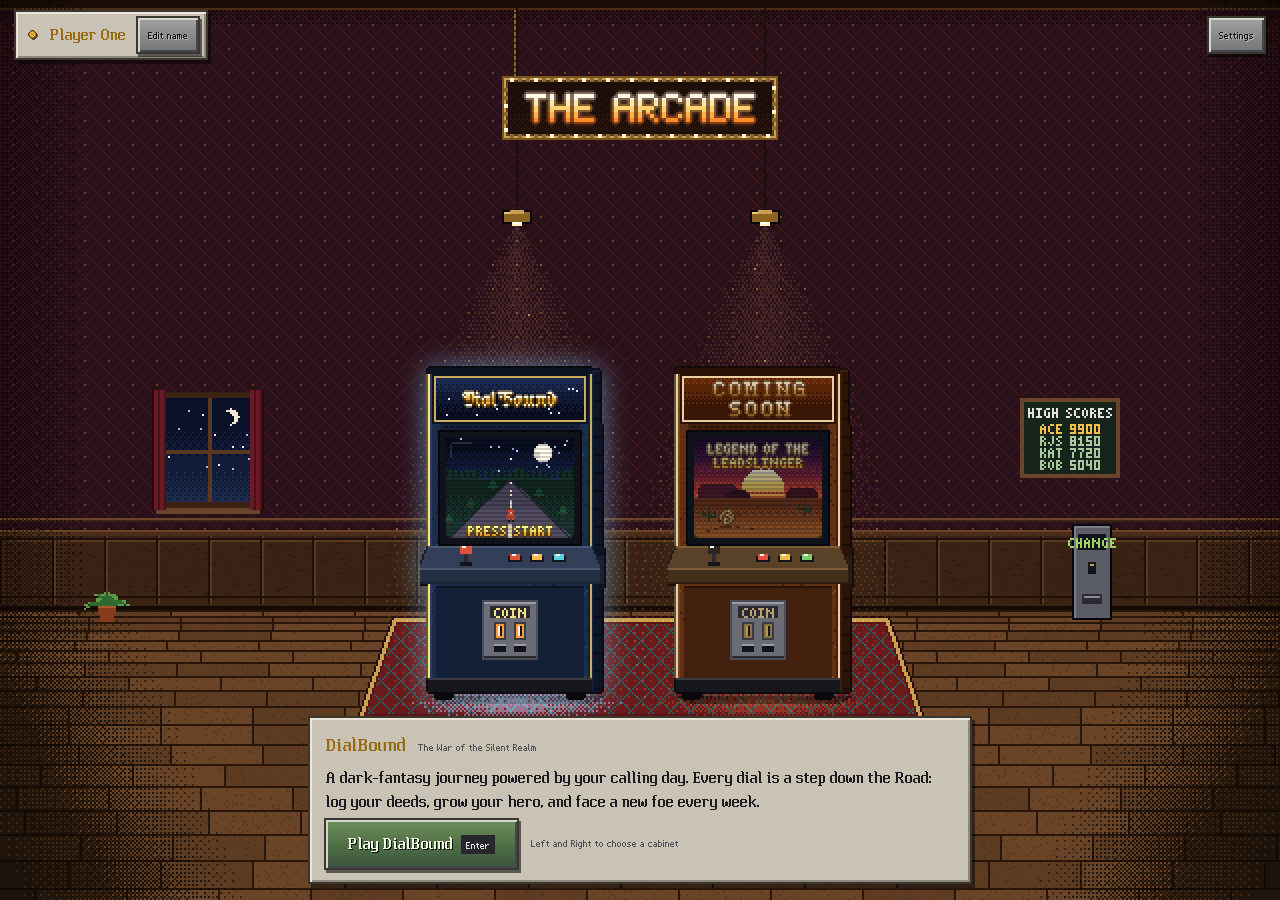
<file: index.html>
<!doctype html>
<html lang="en"><head>
<meta charset="utf-8"><meta name="viewport" content="width=device-width,initial-scale=1,viewport-fit=cover">
<title>The Arcade</title>
<link rel="stylesheet" href="shared/arcade.css">
<script src="shared/games.js"></script>
<script src="shared/profile.js"></script>
<script src="shared/pixel.js"></script>
<style>
/* ===== THE ARCADE HUB: the hall is one pixel canvas behind everything (wall, floor, lamps, window, props), drawn to fit
   the page; the marquee and each cabinet are their own pixel canvases in the page, so they stay real, focusable buttons.
   Every canvas shows its art at the same whole number of device pixels per art pixel. ===== */
html,body{min-height:100%}
body{position:relative;overflow-x:hidden;display:flex;flex-direction:column;min-height:100vh;min-height:100dvh;background:#0c0709}
#hall{position:absolute;left:0;top:0;z-index:0;pointer-events:none}
.bar{position:relative;z-index:2;display:flex;align-items:center;justify-content:space-between;gap:10px 14px;flex-wrap:wrap;padding:12px 16px}
.who{display:flex;align-items:center;gap:12px;padding:6px 8px 6px 12px}
.who-i{display:block;width:28px;height:28px}
.who-n{max-width:44vw;overflow:hidden;text-overflow:ellipsis;white-space:nowrap;color:var(--gold);text-shadow:1px 1px 0 #000}
html[data-theme=light] .who-n{text-shadow:none}
.who .px-btn,.bar-r .px-btn{min-height:34px;padding:3px 10px 2px;font-size:var(--fs-s);font-family:'Waystone Small','Waystone',monospace}
.bar-r{display:flex;align-items:center;gap:12px}
.last{color:#d8cdb8;text-shadow:1px 1px 0 #000;text-align:right}
main{position:relative;z-index:1;flex:1;display:flex;flex-direction:column;align-items:center;padding:4px 16px 18px}
#marquee{display:block;margin:2px auto 0}
.cabs{display:flex;justify-content:center;align-items:flex-end;margin-top:auto}
.cab{position:relative;display:block;padding:0;border:0;background:none;cursor:pointer;line-height:0;-webkit-tap-highlight-color:transparent}
.cab canvas{display:block}
.cab:focus-visible{outline:none}
.cab:focus-visible::after{content:'';position:absolute;left:-8px;right:-8px;bottom:-10px;height:4px;background:var(--gold);box-shadow:0 0 0 2px #000}
.cab.lit{filter:drop-shadow(0 0 14px var(--glow))}
html.rm .cab.lit{filter:none}
.info{width:min(660px,100%);margin-top:18px}
.info-h{display:flex;flex-wrap:wrap;align-items:baseline;gap:4px 12px;margin:0 0 6px}
.info-t{font-size:calc(var(--fs) + 3px);color:var(--gold);text-shadow:1px 1px 0 #000}
html[data-theme=light] .info-t{text-shadow:none}
.info-b{margin:0 0 6px}
.info-p{margin:0 0 10px;color:#9fd36a;text-shadow:1px 1px 0 #000}
html[data-theme=light] .info-p{color:#3a6a20;text-shadow:none}
.info-p:empty{display:none}
.info-a{display:flex;flex-wrap:wrap;align-items:center;gap:10px 14px}
.hint{color:var(--mute)}
.toast{position:fixed;left:50%;bottom:22px;z-index:60;transform:translateX(-50%);display:flex;flex-direction:column;gap:8px;width:min(520px,calc(100% - 32px));pointer-events:none}
.toast div{padding:10px 14px;color:#e6e3da;background:#1c1d24;text-shadow:1px 1px 0 #000;box-shadow:inset 2px 2px 0 #30323b,inset -2px -2px 0 #0a0b0f,0 0 0 2px #050608;animation:tin .18s steps(3)}
@keyframes tin{from{transform:translateY(8px);opacity:0}}
body.leave main,body.leave .bar{transition:opacity .35s steps(5);opacity:0}
.soon-a{display:flex;flex-wrap:wrap;gap:10px;justify-content:flex-end;margin-top:14px}
@media (max-width:560px){.bar{padding:10px 12px}.last{display:none}.info{margin-top:14px}.info-a .hint{display:none}}
@media (max-width:560px),(pointer:coarse){#play .px-k{display:none}}
</style>
</head><body>
<canvas id="hall" class="px" aria-hidden="true"></canvas>
<header class="bar">
 <div class="who px-panel"><canvas class="who-i px" id="whoi" aria-hidden="true"></canvas><span class="who-n" id="pname">Player One</span><button class="px-btn" id="pedit" type="button">Edit name</button></div>
 <div class="bar-r"><span class="last px-small" id="plast"></span><button class="px-btn" id="bset" type="button">Settings</button></div>
</header>
<main>
 <h1 class="sr-only" id="aname">The Arcade</h1>
 <canvas id="marquee" class="px" aria-hidden="true"></canvas>
 <div class="cabs" id="cabs" role="group" aria-label="Games"></div>
 <section class="info px-panel" id="info" aria-live="polite"></section>
</main>
<div class="px-dialog" id="dset" role="dialog" aria-modal="true" aria-labelledby="dset-h" hidden><div class="px-panel">
 <h2 class="px-h" id="dset-h">Settings</h2>
 <p class="px-small px-mute" style="margin:0 0 8px">Shared by every game in the arcade. Each game keeps its own save.</p>
 <div id="dset-b"></div>
 <div class="px-actions"><button class="px-btn go" type="button" data-close>Done</button></div>
</div></div>
<div class="px-dialog" id="dname" role="dialog" aria-modal="true" aria-labelledby="dname-h" hidden><div class="px-panel">
 <h2 class="px-h" id="dname-h">Your name</h2>
 <label class="px-small px-mute" for="nin">The name the arcade greets you by (up to 20 letters).</label>
 <input class="px-input" id="nin" maxlength="20" autocomplete="nickname" style="margin-top:8px">
 <div class="px-actions"><button class="px-btn" type="button" data-close>Cancel</button><button class="px-btn go" type="button" id="nsave">Save</button></div>
</div></div>
<div class="px-dialog" id="dsoon" role="dialog" aria-modal="true" aria-labelledby="dsoon-h" hidden><div class="px-panel">
 <h2 class="px-h" id="dsoon-h">Coming soon</h2>
 <p id="dsoon-b" style="margin:0"></p>
 <div class="soon-a"><button class="px-btn" type="button" id="speek">Take a peek</button><button class="px-btn go" type="button" data-close>Back to the hall</button></div>
</div></div>
<div class="toast" id="toast" aria-live="polite"></div>
<script>
(()=>{'use strict';
const A=window.Arcade,CFG=A.config,GAMES=CFG.games,$=s=>document.querySelector(s),R=document.documentElement;
const T0=performance.now(),now=()=>(performance.now()-T0)/1000;
let K=2,sel=0,lastPtr='mouse';

/* ---------- the profile: seeded once from DialBound's own save, so the first visit never flips a choice made there ---------- */
function seed(){if(A.profile.exists())return;let s={};try{const D=JSON.parse(localStorage.getItem('longroad_v1'));if(D&&typeof D==='object'){const t=D.set||{};
 s={music:!!D.mus,sfx:!!D.snd,motion:['sys','on','off'].includes(t.rm)?t.rm:'sys',theme:['sys','dark','light'].includes(t.th)?t.th:'sys'}}}catch(e){}
 A.profile.seed({settings:s})}
seed();
const mqM=matchMedia('(prefers-reduced-motion: reduce)'),mqT=matchMedia('(prefers-color-scheme: light)');
const RM=()=>A.settings.motionReduced();
function applyLook(){R.dataset.theme=A.settings.theme();R.classList.toggle('rm',RM())}
applyLook();try{mqM.addEventListener('change',()=>{applyLook();draw(true)});mqT.addEventListener('change',applyLook)}catch(e){}

/* ---------- a game's progress, read safely from its own save (only DialBound has one yet). Anything odd: nothing shown ---------- */
const TITLES=[[1,'Wanderer'],[5,'Scout'],[10,'Pathfinder'],[15,'Warden'],[20,'Captain'],[30,'Lantern-Bearer'],[40,'Keeper of the Citadel'],[50,'Lord of the Long Road']];
const p2=n=>String(n).padStart(2,'0'),dayK=t=>{const d=new Date(t);return d.getFullYear()+'-'+p2(d.getMonth()+1)+'-'+p2(d.getDate())};
const prevWD=ds=>{const d=new Date(ds+'T12:00:00');do{d.setDate(d.getDate()-1)}while(d.getDay()===0||d.getDay()===6);return dayK(d.getTime())};
const PROGRESS={dialbound(){const S=JSON.parse(localStorage.getItem('longroad_v1'));if(!S||typeof S!=='object'||S.cls==null)return '';
 let xp=0;(Array.isArray(S.ev)?S.ev:[]).forEach(e=>{xp+=+e.x||0});const ad=o=>{if(o&&o.x)for(const k in o.x)xp+=+o.x[k]||0};Object.values(S.days||{}).forEach(ad);ad(S.old);xp+=S.bxp|0;
 if(!isFinite(xp)||xp<0)return '';let L=1,n=xp;while(n>=250+50*L&&L<500){n-=250+50*L;L++}
 const td=dayK(Date.now()),last=typeof S.last==='string'?S.last:'',sh=Array.isArray(S.tal)&&S.tal.includes('a1'),on=!!last&&(last>=prevWD(td)||(sh&&last>=prevWD(prevWD(td)))),st=on?S.streak|0:0;
 return 'Level '+L+' '+TITLES.filter(t=>L>=t[0]).pop()[1]+' · '+(st?st+'-day streak':'no streak running')}};
const progress=g=>{try{return PROGRESS[g.id]?PROGRESS[g.id]():''}catch(e){return ''}};

/* ---------- sound: synthesised (no files), a soft hum under Music and blips under Sound effects, both at the master volume ---------- */
const SND=(()=>{let ac=null,hum=null;const S=()=>A.profile.get().settings;
 function ctx(){if(!ac){try{ac=new(window.AudioContext||window.webkitAudioContext)()}catch(e){return null}}if(ac.state==='suspended')ac.resume().catch(()=>{});return ac}
 function humSet(){const s=S(),want=s.music&&s.volume>0;if(!ac)return;
  if(want&&!hum){const n=ac.sampleRate*2,b=ac.createBuffer(1,n,ac.sampleRate),d=b.getChannelData(0);let l=0;for(let i=0;i<n;i++){l=(l+.02*(Math.random()*2-1))/1.02;d[i]=l*3.2}
   const src=ac.createBufferSource();src.buffer=b;src.loop=true;const lp=ac.createBiquadFilter();lp.type='lowpass';lp.frequency.value=150;const g=ac.createGain();g.gain.value=0;
   const o1=ac.createOscillator(),o2=ac.createOscillator(),g1=ac.createGain(),g2=ac.createGain();o1.frequency.value=60;o2.frequency.value=120;g1.gain.value=.18;g2.gain.value=.08;
   const lfo=ac.createOscillator(),lg=ac.createGain();lfo.frequency.value=.13;lg.gain.value=.12;lfo.connect(lg);lg.connect(g.gain);
   src.connect(lp);lp.connect(g);o1.connect(g1);g1.connect(g);o2.connect(g2);g2.connect(g);g.connect(ac.destination);[src,o1,o2,lfo].forEach(x=>x.start());hum={g,parts:[src,o1,o2,lfo]}}
  if(hum){const v=want?.32*s.volume:0;hum.g.gain.setTargetAtTime(v,ac.currentTime,.6);if(!want){const h=hum;hum=null;setTimeout(()=>{try{h.parts.forEach(x=>x.stop());h.g.disconnect()}catch(e){}},2500)}}}
 function tone(type,f0,f1,t0,dur,vol){const s=S();if(!s.sfx||!s.volume)return;const c=ctx();if(!c)return;const o=c.createOscillator(),g=c.createGain(),t=c.currentTime+t0;
  o.type=type;o.frequency.setValueAtTime(f0,t);if(f1)o.frequency.exponentialRampToValueAtTime(f1,t+dur*.8);g.gain.setValueAtTime(vol*s.volume,t);g.gain.exponentialRampToValueAtTime(.0001,t+dur);o.connect(g);g.connect(c.destination);o.start(t);o.stop(t+dur+.02)}
 return{wake(){if(ctx())humSet()},humSet,blip(){tone('square',880,1320,0,.07,.04)},coin(){tone('square',988,0,0,.08,.05);tone('square',1319,0,.08,.32,.05)},bonk(){tone('triangle',230,140,0,.18,.09)}}})();
['pointerdown','keydown'].forEach(t=>addEventListener(t,()=>SND.wake(),{capture:true,passive:true}));

/* ---------- the lettering and colour of the hall ---------- */
const GOLD=['#fff6c8','#ffe384','#f6c650','#e0a535','#c98a24','#9a5a10'];
// DialBound's gilded logo, made as the game makes its own: its blackletter face thresholded to hard pixels and gold-shaded
let LOGO=null;
function dbLogo(){if(LOGO)return LOGO;const ok=document.fonts&&document.fonts.check('12px "Jacquard 12"');
 if(!ok)return Px.text('DIALBOUND',{face:'slab',ramp:GOLD,ink:'#1a0d02'});
 const[c,g]=Px.canvas(90,18);g.font='12px "Jacquard 12"';g.fillStyle='#000';g.fillText('DialBound',3,13);const D=g.getImageData(0,0,90,18).data,M=(x,y)=>x>=0&&y>=0&&x<90&&y<18&&D[(y*90+x)*4+3]>110;
 let x0=90,x1=0,y0=18,y1=0;for(let y=0;y<18;y++)for(let x=0;x<90;x++)if(M(x,y)){x0=Math.min(x0,x);x1=Math.max(x1,x);y0=Math.min(y0,y);y1=Math.max(y1,y)}
 const[o,og]=Px.canvas(x1-x0+3,y1-y0+3),G=['#fff6c8','#ffe384','#f6c650','#e0a535','#c98a24','#e8b440','#b07018'];
 for(let y=y0;y<=y1;y++)for(let x=x0;x<=x1;x++){if(!M(x,y))continue;const t=(y-y0)/Math.max(1,y1-y0);og.fillStyle=!M(x,y-1)?'#fffbe0':!M(x,y+1)?'#7a4a0c':G[Math.min(6,Math.floor(t*7))];og.fillRect(x-x0+1,y-y0+1,1,1)}
 return LOGO=Px.outline(o,'#1a0d02','#000000')}

/* ---------- the cabinets: 96x168 art pixels, a little three-quarter turned (the right side shows) ---------- */
const CW=96,CH=168,SCR={x:13,y:37,w:64,h:50};
const PAL={
 dialbound:{body:['#0c1320','#142037','#1c2d4c','#263c63','#33507e'],side:['#080d17','#0e1626','#152036'],trim:'#c9ad5c',trimHi:'#ffe384',panel:['#1a2232','#252f44','#333f58','#4a5874'],glow:'#7fc8ff',
  marq:['#080c1c','#101a34','#1a2a50'],btn:['#e0503a','#f0c04a','#5ad0e0'],stick:'#e0503a',slot:'#ff9a3a'},
 leadslinger:{body:['#2a1206','#43200d','#5e3015','#7c431f','#9c5a2a'],side:['#1c0c04','#2a1408','#3a1d0c'],trim:'#e8d0a0',trimHi:'#fff4d8',panel:['#2e1c10','#43301c','#5a4228','#7a5c38'],glow:'#ffb050',
  marq:['#3a1606','#5a2408','#7a3410'],btn:['#e0503a','#f0c04a','#7ad070'],stick:'#2a2622',slot:'#ffcf6a'},
 _:{body:['#18181e','#22232b','#2e2f39','#3c3e4a','#4e505e'],side:['#101015','#16161c','#1e1e26'],trim:'#a1a1a0',trimHi:'#e6e3da',panel:['#22232b','#2e2f39','#3c3e4a','#4e505e'],glow:'#c8c0ff',
  marq:['#101018','#1a1a26','#262638'],btn:['#e0503a','#f0c04a','#5ad0e0'],stick:'#e0503a',slot:'#ff9a3a'}};
const pal=g=>PAL[g.id]||PAL._;
const rect=(g,x,y,w,h,c)=>{g.fillStyle=c;g.fillRect(x,y,w,h)};
// the cabinet body (cached, lit and unlit): marquee box, bezel, control panel, coin door, kick plate, the side panel
const BASE={};
function cabBase(G,lit){const k=G.id+(lit?1:0);if(BASE[k])return BASE[k];const P=pal(G),[c,g]=Px.canvas(CW,CH),B=P.body,D=P.side;
 // the side panel, seen past the front's right edge, a little foreshortened
 for(let y=4;y<164;y++){const s=y<30?2:y<92?1:y<112?0:1;rect(g,86,y,6-s,1,y%9===0?D[0]:D[1]);rect(g,86,y,1,1,D[2])}
 rect(g,86,3,4,1,D[2]);rect(g,88,96,4,14,P.panel[0]);
 // the front: top cap, body, its lit left edge and shaded right edge
 rect(g,4,2,82,3,B[0]);rect(g,4,5,82,159,B[2]);for(let y=5;y<164;y++){rect(g,4,y,2,1,B[3]);rect(g,84,y,2,1,B[1])}
 for(let y=6;y<164;y+=1)for(let x=6;x<84;x++)if(Px.hash(x,y)>.93)rect(g,x,y,1,1,B[(x+y)%7?1:3]);// a faint grain in the paint
 // T-molding down both front edges, a bright line in the cabinet's trim colour
 for(let y=5;y<164;y++){rect(g,4,y,1,1,lit?P.trimHi:P.trim);rect(g,85,y,1,1,P.trim)}
 // the marquee box
 rect(g,6,5,78,25,B[0]);rect(g,7,6,76,23,P.trim);rect(g,8,7,74,21,B[0]);
 // the speaker grille
 rect(g,10,30,70,3,B[1]);for(let x=12;x<78;x+=3)rect(g,x,31,2,1,B[0]);
 // the bezel and the dark glass of the CRT, corners rounded
 rect(g,9,33,72,58,'#06070c');rect(g,10,34,70,56,'#10121a');
 [[13,37],[76,37],[13,86],[76,86]].forEach(([x,y])=>rect(g,x,y,1,1,'#10121a'));
 // the control panel, jutting forward: a lit top that slopes toward the player, a darker front face
 for(let y=91;y<102;y++){const o=Math.round((y-91)*.4);rect(g,4-o,y,82+o*2,1,y===91?P.panel[3]:P.panel[2])}
 rect(g,0,102,90,8,P.panel[1]);rect(g,0,102,90,1,P.panel[3]);rect(g,0,109,90,1,P.panel[0]);
 // the stick (a ball top on a shaft) and three buttons
 rect(g,22,94,2,5,'#2a2a30');rect(g,20,91,6,4,P.stick);rect(g,21,91,2,1,'#ffffff');rect(g,20,99,6,2,'#14151a');
 P.btn.forEach((col,i)=>{const x=44+i*11;rect(g,x,96,7,3,'#14151a');rect(g,x+1,95,5,3,col);rect(g,x+2,95,2,1,'#ffffff')});
 // the lower body: a recessed front, the coin door with its two slots, a lock, a vent
 rect(g,8,111,74,46,B[1]);rect(g,8,111,74,1,B[0]);
 rect(g,31,118,28,30,'#4a4c56');rect(g,32,119,26,28,'#6a6c76');rect(g,32,119,26,1,'#9a9ca6');rect(g,32,146,26,1,'#2a2b31');
 rect(g,35,121,20,6,'#2a2b31');{const t=Px.text('COIN',{face:'tiny',ramp:[lit?'#ffe08a':'#b8a070']});g.drawImage(t,45-Math.round(t.width/2),122)}
 [37,47].forEach(x=>{rect(g,x,129,6,9,'#3a3b42');rect(g,x+1,130,4,7,lit?P.slot:Px.mix(P.slot,'#14151a',.5));rect(g,x+2,131,2,5,'#14151a');rect(g,x+2,131,1,5,lit?'#fff4d8':Px.mix(P.slot,'#14151a',.3))});// two coin entries, lit
 [37,47].forEach(x=>{rect(g,x,140,6,4,'#14151a');rect(g,x,140,6,1,'#9a9ca6')});// the coin-return flaps
 // the kick plate and the feet
 rect(g,4,157,82,7,'#16171c');rect(g,4,157,82,1,'#3a3b42');rect(g,8,164,8,3,'#0a0a0e');rect(g,74,164,8,3,'#0a0a0e');
 // the marquee's own art, backlit
 marquee(G,g,lit);
 return BASE[k]=Px.outline(c,'#07060a')}
function marquee(G,g,lit){const P=pal(G),M=P.marq,x0=8,y0=7,w=74,h=21;
 for(let y=0;y<h;y++)for(let x=0;x<w;x++){const t=y/h,v=t*2.2+Px.dith(x,y)*.8+(lit?-.5:0);rect(g,x0+x,y0+y,1,1,M[Math.max(0,Math.min(2,Math.floor(2-v)))])}
 if(G.id==='dialbound'){for(let i=0;i<14;i++){const x=x0+2+Math.floor(Px.hash(i,7)*(w-4)),y=y0+1+Math.floor(Px.hash(i,8)*(h-3));rect(g,x,y,1,1,lit?'#dfe8ff':'#6a7aa8')}
  const L=dbLogo();g.globalAlpha=lit?1:.82;g.drawImage(L,x0+Math.round((w-L.width)/2),y0+Math.round((h-L.height)/2));g.globalAlpha=1}
 else if(G.id==='leadslinger'){const ramp=lit?['#fff4d8','#ffe08a','#ffb04a','#e07a2a']:['#d8c8a8','#c8a060','#a87838','#8a5a26'];
  const a=Px.text('COMING',{face:'slab',ramp,ink:'#2a0c04'}),b=Px.text('SOON',{face:'slab',ramp,ink:'#2a0c04'});
  g.drawImage(a,x0+Math.round((w-a.width)/2),y0+1);g.drawImage(b,x0+Math.round((w-b.width)/2),y0+11)}
 else{const t=Px.text(G.title.slice(0,14),{face:'tiny',ramp:['#e6e3da'],ink:'#000000'});g.drawImage(t,x0+Math.round((w-t.width)/2),y0+Math.round((h-t.height)/2))}}

/* ---------- the attract screens, 64x50, redrawn every frame ---------- */
const SPR={
 hero:[['..R..','.RRR.','.RFR.','.RRR.','RRRRR','.R.R.','.K.K.'],['..R..','.RRR.','.RFR.','.RRR.','RRRRR','..RR.','..KK.']],
 pine:['..g..','.ggg.','.ggg.','ggggg','..t..'],
 weed:[['..wWw..','.wW.Ww.','wW.w.Ww','w.wWw.w','wW.w.Ww','.wW.Ww.','..wWw..'],['..wwW..','.Ww.wW.','ww.Ww.w','W.w.wWw','w.Ww.ww','.wW.wW.','..Www..']],
 cactus:['...g...','...g...','g..g...','g..g..g','ggggg.g','...gggg','...g...','...g...']};
const SP={},WD={};const weed=f=>WD[f]||(WD[f]=Px.sprite(SPR.weed[f],{w:'#b8864a',W:'#ecc888'},'#3a1a08'));const spr=(k,f,pl)=>{const key=k+f+JSON.stringify(pl);if(SP[key])return SP[key];const R=f==null?SPR[k]:SPR[k][f],[c,g]=Px.canvas(R[0].length,R.length);
 R.forEach((row,j)=>[...row].forEach((ch,i)=>{if(ch!=='.'&&pl[ch]){g.fillStyle=pl[ch];g.fillRect(i,j,1,1)}}));return SP[key]=c};
function screenDB(g,t){const W=SCR.w,H=SCR.h,hz=21;
 for(let y=0;y<hz;y++)for(let x=0;x<W;x++){const v=y/hz*2.6+Px.dith(x,y)*.9;rect(g,x,y,1,1,['#070b1c','#0d1530','#172645','#21385a'][Math.max(0,Math.min(3,Math.floor(v)))])}
 for(let i=0;i<22;i++){const x=Math.floor(Px.hash(i,3)*W),y=Math.floor(Px.hash(i,4)*(hz-4));if(Math.sin(t*2+i*1.7)>-.3)rect(g,x,y,1,1,Px.hash(i,5)>.7?'#ffffff':'#9aa8d8')}
 const mx=48,my=7;for(let y=-5;y<=5;y++)for(let x=-5;x<=5;x++){const d=Math.hypot(x,y);if(d<=4.6)rect(g,mx+x,my+y,1,1,(x+3)*(x+3)+(y-1)*(y-1)<3?'#c8c2b0':d>3.8?'#d8d2c0':'#eee8d6');else if(d<5.6&&Px.dith(mx+x,my+y)>.1)rect(g,mx+x,my+y,1,1,'#2a3a5a')}
 for(let x=0;x<W;x++){const h=Math.round(3+2*Math.sin(x*.21)+1.5*Math.sin(x*.53+1));rect(g,x,hz-h,1,h,'#122a24')}
 for(let x=0;x<W;x+=3){const h=1+Math.round(Px.hash(x,9)*2);rect(g,x,hz-1-h-2,1,h+2,'#0b1d18')}
 for(let y=hz;y<H;y++){const t2=(y-hz)/(H-hz);for(let x=0;x<W;x++)rect(g,x,y,1,1,t2*2+Px.dith(x,y)>.9?'#16302a':'#0e211c')}
 const vx=W/2;for(let y=hz;y<H;y++){const d=y-hz+1,hw=Math.max(1,d*1.05);rect(g,Math.round(vx-hw),y,Math.round(hw*2),1,d>14?'#4a4458':'#3e3a4c');rect(g,Math.round(vx-hw),y,1,1,'#26222e');rect(g,Math.round(vx+hw)-1,y,1,1,'#26222e');
  const z=30/d;if(((z*1.4-t*2.2)%2+2)%2<1)rect(g,Math.round(vx)-(d>16?1:0),y,d>16?2:1,1,'#c8c0a0')}
 // pines coming down either side of the road
 for(let i=0;i<6;i++){const ph=((t*.25+i/6)%1),d=2+ph*26,y=hz+Math.round(d),side=i%2?1:-1,x=Math.round(vx+side*(d*1.05+3+ph*6));if(y<H-2&&ph>.08){const P=spr('pine',null,{g:ph>.6?'#1e4a34':'#173a2c',t:'#3a2a1a'});g.drawImage(P,x-2,y-5)}}
 const f=Math.floor(t*4)%2,hero=spr('hero',f,{R:'#b8402c',F:'#e8c09a',K:'#1a1014'});g.drawImage(hero,vx-2,H-15);
 if(Math.floor(t*1.6)%2===0){const s=Px.text('PRESS START',{face:'tiny',ramp:['#ffe384','#f6c650','#c98a24'],ink:'#000000'});g.drawImage(s,Math.round((W-s.width)/2),H-7)}}
function screenLS(g,t){const W=SCR.w,H=SCR.h,hz=30,SK=['#241034','#401840','#6a2246','#9a2e44','#cc4a3a','#ee7434'];
 for(let y=0;y<hz;y++)for(let x=0;x<W;x++){const v=y/hz*5.4+Px.dith(x,y)*.9;rect(g,x,y,1,1,SK[Math.max(0,Math.min(5,Math.floor(v)))])}
 const sx=34,sy=hz-5,sr=10.6;for(let y=-11;y<=5;y++){if(y===2||y===4)continue;for(let x=-11;x<=11;x++){const d=Math.hypot(x,y);if(d>sr)continue;rect(g,sx+x,sy+y,1,1,y<-7?'#fffbe0':y<-3?'#fff0a8':y<1?'#ffd870':'#ffb850')}}// a low sun, two bands cut through its foot
 const mesa=(x0,w,h,c)=>{for(let x=0;x<w;x++){const e=Math.min(x,w-1-x),hh=e<2?h-2+e:h;rect(g,x0+x,hz-hh,1,hh,c)}};mesa(2,20,7,'#5a1e32');mesa(46,16,5,'#4a1828');mesa(16,12,4,'#3a1424');
 for(let y=hz;y<H;y++){const t2=(y-hz)/(H-hz);for(let x=0;x<W;x++)rect(g,x,y,1,1,['#7a3a1e','#9a5026','#b8682e','#c8783a'][Math.max(0,Math.min(3,Math.floor(t2*3.4+Px.dith(x,y)*.9)))])}
 for(let i=0;i<9;i++){const x=Math.floor(Px.hash(i,21)*W),y=hz+3+Math.floor(Px.hash(i,22)*(H-hz-5));rect(g,x,y,2,1,'#6a3418')}
 const C=spr('cactus',null,{g:'#2a4a2a'});g.drawImage(C,4,hz+4);g.drawImage(C,52,hz+1);
 // the tumbleweed: rolling slowly along, turning, hopping a little over the ruts
 const sp=7,X=((t*sp)%(W+16))-10,hop=Math.abs(Math.sin(t*2.2))*3,fr=Math.floor(t*3)%2,wd=weed(fr);
 rect(g,Math.round(X)+1,H-6,6,1,'#6a3418');g.drawImage(wd,Math.round(X),Math.round(H-13-hop));
 const a=Px.text('LEGEND OF THE',{face:'tiny',ramp:['#fff4d8','#e8d0a0'],ink:'#2a0c04'}),b=Px.text('LEADSLINGER',{face:'tiny',ramp:['#ffe08a','#f0a040'],ink:'#2a0c04'});
 g.drawImage(a,Math.round((W-a.width)/2),2);g.drawImage(b,Math.round((W-b.width)/2),9)}
function screenGen(g,t,G){rect(g,0,0,SCR.w,SCR.h,'#0e0e18');const s=Px.text(G.title.slice(0,15),{face:'tiny',ramp:['#e6e3da'],ink:'#000'});g.drawImage(s,Math.round((SCR.w-s.width)/2),20)}
const SCREENS={dialbound:screenDB,leadslinger:screenLS};
// the glass: scanlines, darker corners, a glint when the cabinet is lit
function crt(g,lit){const W=SCR.w,H=SCR.h;g.fillStyle='rgba(0,0,0,.2)';for(let y=1;y<H;y+=2)g.fillRect(0,y,W,1);
 g.fillStyle='rgba(0,0,0,.45)';[[0,0],[W-1,0],[0,H-1],[W-1,H-1]].forEach(([x,y])=>g.fillRect(x,y,1,1));g.fillStyle='rgba(0,0,0,.25)';[[1,0],[0,1],[W-2,0],[W-1,1],[0,H-2],[1,H-1],[W-1,H-2],[W-2,H-1]].forEach(([x,y])=>g.fillRect(x,y,1,1));
 if(lit){g.fillStyle='rgba(255,255,255,.10)';for(let i=0;i<10;i++)g.fillRect(3+i,2+i*0,1,1);for(let i=0;i<7;i++)g.fillRect(2,3+i,1,1)}else{g.fillStyle='rgba(6,8,14,.34)';g.fillRect(0,0,W,H)}}
const CABS=GAMES.map((G,i)=>{const b=document.createElement('button');b.type='button';b.className='cab';b.dataset.i=i;
 b.setAttribute('aria-label',G.title+(G.status==='ready'?'. Play.':'. Coming soon.'));b.style.setProperty('--glow',Px.rgba(pal(G).glow,.55));
 const cv=document.createElement('canvas');cv.className='px';b.appendChild(cv);$('#cabs').appendChild(b);
 const[art,ag]=Px.canvas(CW,CH),[sc,sg]=Px.canvas(SCR.w,SCR.h);return{G,b,cv,art,ag,sc,sg}});

/* ---------- the arcade's own marquee: its name in hand-built letters, neon-warm, ringed with chasing bulbs ---------- */
const MQ={cv:$('#marquee'),art:null,txt:null,sc:2};
function mqBake(){const name=CFG.name,maxW=Math.floor(innerWidth*(devicePixelRatio||1)/K)-8;MQ.sc=Px.measure(name,{scale:2})+30<=maxW?2:1;
 MQ.txt=Px.text(name,{scale:MQ.sc,ramp:['#fffbe8','#ffe8a8','#ffd070','#ffb04a','#ff8a2a'],ink:'#3a1406'});const w=MQ.txt.width+22,h=MQ.txt.height+16;[MQ.art,MQ.g]=Px.canvas(w,h)}
function mqDraw(t){const g=MQ.g,w=MQ.art.width,h=MQ.art.height,rm=RM();g.clearRect(0,0,w,h);
 rect(g,0,0,w,h,'#7a5420');rect(g,1,1,w-2,h-2,'#c9a050');rect(g,2,2,w-4,h-4,'#5a3a16');rect(g,3,3,w-6,h-6,'#1e0e0a');
 for(let y=4;y<h-4;y++)for(let x=4;x<w-4;x++)if(Px.dith(x,y)+((y-4)/(h-8))*.6>.62)rect(g,x,y,1,1,'#2a1410');
 // the letters' warm glow on the board, then the letters
 const tx=Math.round((w-MQ.txt.width)/2),ty=Math.round((h-MQ.txt.height)/2),fl=!rm&&Math.sin(t*23)>.97;
 g.globalAlpha=fl?.18:.34;g.drawImage(MQ.txt,tx-1,ty);g.drawImage(MQ.txt,tx+1,ty);g.drawImage(MQ.txt,tx,ty-1);g.drawImage(MQ.txt,tx,ty+1);g.globalAlpha=fl?.7:1;g.drawImage(MQ.txt,tx,ty);g.globalAlpha=1;
 // bulbs every 4 pixels around the rim, a slow chase lighting every third
 const ph=rm?0:Math.floor(t*5);let n=0;const bulb=(x,y)=>{const on=(n+ph)%3===0;n++;rect(g,x,y,2,2,on?'#fff6d0':'#8a6a30');if(on)rect(g,x,y,1,1,'#ffffff')};
 for(let x=4;x<w-5;x+=4)bulb(x,1);for(let y=5;y<h-5;y+=4)bulb(w-3,y);for(let x=w-6;x>3;x-=4)bulb(x,h-3);for(let y=h-6;y>4;y-=4)bulb(1,y);
 Px.show(MQ.cv,MQ.art,K)}

/* ---------- the hall: a cosy old arcade at night. Laid out from where the cabinets and the marquee sit on the page ---------- */
const H={cv:$('#hall'),base:null,frame:null,L:null,cones:[],glows:[]};
function layout(){const d=devicePixelRatio||1,doc=Math.max(document.documentElement.scrollHeight,innerHeight),AW=Math.ceil(innerWidth*d/K),AH=Math.ceil(doc*d/K),q=v=>Math.round(v*d/K);
 const cr=CABS.map(c=>{const r=c.b.getBoundingClientRect();return{x:q(r.left+scrollX),y:q(r.top+scrollY),w:q(r.width),h:q(r.height)}}),m=MQ.cv.getBoundingClientRect();
 const cb=Math.max(...cr.map(r=>r.y+r.h));return{AW,AH,cr,mq:{x:q(m.left+scrollX),y:q(m.top+scrollY),w:q(m.width),h:q(m.height)},seam:Math.round(cb-CH*.27),floor:cb,L:Math.min(...cr.map(r=>r.x)),Rt:Math.max(...cr.map(r=>r.x+r.w))}}
function hallBake(){const L=H.L=layout(),{AW,AH,seam}=L,[c,g]=Px.canvas(AW,AH),img=g.createImageData(AW,AH),D=img.data;
 const put=(x,y,col)=>{const p=(y*AW+x)*4,C=Px.hex(col);D[p]=C[0];D[p+1]=C[1];D[p+2]=C[2];D[p+3]=255};
 const rail=seam-46,wain=seam-40;
 for(let y=0;y<AH;y++)for(let x=0;x<AW;x++){let col;
  if(y<seam){// the wall: a damask-trellis paper in deep wine, a picture rail, then wood wainscoting
   if(y<5)col=y===4?'#4a2c18':'#1a0d08';else if(y>=rail&&y<rail+2)col=y===rail?'#6a4428':'#3a2214';
   else if(y<wain){const a=(x+y)%12,b=((x-y)%12+12)%12,dot=x%12===6&&y%12===0;col=dot?'#6a4426':a===0||b===0?'#3a1620':'#2a1018';if(y<16&&Px.dith(x,y)+(16-y)/16*.9>.6)col='#1a0a0e'}
   else if(y>=seam-3)col=y===seam-3?'#3a2414':'#160a06';
   else{const pw=26,px=((x%pw)+pw)%pw,py=y-wain;col=py<3?(py===0?'#6a4428':'#4a2c18'):(px===0||py===4||py===33)?'#1e1008':(px===1||py===5)?'#5a3820':'#3a2214';if(col==='#3a2214'&&Px.hash(x>>1,y)>.92)col='#341e12'}}
  else{// the floor: honey planks, narrower toward the wall, staggered seams, darker toward the room's edges
   const fy=y-seam;let row=0,acc=0,hh=3;while(acc+hh<=fy){acc+=hh;row++;hh=3+Math.floor(row*.7)}const iy=fy-acc,off=Math.floor(Px.hash(row,5)*40);
   col=iy===0?'#2a1608':((x+off)%46===0?'#2a1608':(Px.hash(Math.floor((x+off)/46),row)>.5?'#5e3c22':'#6a4426'));
   if(col!=='#2a1608'&&Px.hash(x,y)>.9)col=col==='#5e3c22'?'#553620':'#5e3c22';
   const ed=Math.min(x,AW-1-x)/Math.max(40,AW*.22),dn=(y-seam)/Math.max(1,AH-seam);if(Px.dith(x,y)+ed*1.2-dn*.5<.08)col=Px.mix(col,'#120a06',.55)}
  put(x,y,col)}
 g.putImageData(img,0,0);
 // the rug the cabinets stand on: wine red, a gilt border, teal diamonds, a fringe at the front
 {const x0=L.L-14,x1=L.Rt+14,y0=seam+3,y1=Math.min(AH-2,L.floor+10);for(let y=y0;y<=y1;y++){const s=Math.round((y-y0)*.35),a=x0-s,b=x1+s;
   for(let x=a;x<=b;x++){const e=Math.min(x-a,b-x,y-y0,y1-y);let col=e<1?'#2a0c0c':e<3?'#c9a050':e<4?'#5a1414':((x+y)%10===0||((x-y)%10+10)%10===0)?'#2a5a5a':'#6a1a1a';g.fillStyle=col;g.fillRect(x,y,1,1)}
   if(y===y1)for(let x=a;x<=b;x+=2){g.fillStyle='#c9a878';g.fillRect(x,y+1,1,2)}}}
 // shadows where the cabinets stand
 L.cr.forEach(r=>{g.fillStyle='rgba(8,4,2,.55)';for(let i=0;i<4;i++)g.fillRect(r.x+4+i*2,r.y+r.h-2+i,r.w-8-i*4,1)});
 // the marquee hangs from two chains
 [L.mq.x+6,L.mq.x+L.mq.w-7].forEach(x=>{for(let y=5;y<L.mq.y;y++){g.fillStyle=y%3?'#8a6a30':'#3a2a12';g.fillRect(x,y,1,1)}});
 // a window on the left wall, if there is room: the night outside, a moon, stars, curtains
 const free=L.L-6;if(free>=58){const ww=Math.min(44,free-22),x0=Math.round(free/2-ww/2)+2,y0=Math.max(18,rail-60),wh=Math.min(54,rail-8-y0);
  if(wh>24){g.fillStyle='#3a2214';g.fillRect(x0-3,y0-3,ww+6,wh+6);for(let y=0;y<wh;y++)for(let x=0;x<ww;x++){g.fillStyle=['#0a1028','#121c3a','#1c2a4a'][Math.min(2,Math.floor(y/wh*2.4+Px.dith(x,y)*.8))];g.fillRect(x0+x,y0+y,1,1)}
   for(let i=0;i<14;i++){g.fillStyle=Px.hash(i,40)>.6?'#ffffff':'#a8b4d8';g.fillRect(x0+Math.floor(Px.hash(i,41)*ww),y0+Math.floor(Px.hash(i,42)*wh*.7),1,1)}
   const mx=x0+ww-11,my=y0+9;for(let y=-4;y<=4;y++)for(let x=-4;x<=4;x++){const d=Math.hypot(x,y);if(d<=4&&Math.hypot(x+2,y-1)>3.2){g.fillStyle='#eee8d0';g.fillRect(mx+x,my+y,1,1)}}
   g.fillStyle='#5a3820';g.fillRect(x0+Math.floor(ww/2),y0,2,wh);g.fillRect(x0,y0+Math.floor(wh/2),ww,2);g.fillStyle='#6a4428';g.fillRect(x0-4,y0+wh+3,ww+8,3);
   [x0-6,x0+ww-1].forEach((cx,i)=>{for(let y=y0-4;y<y0+wh+4;y++)for(let x=0;x<7;x++){const fold=(x+(i?1:0))%3===0;g.fillStyle=fold?'#4a1018':'#6a1a24';if(x===0&&!i||x===6&&i)g.fillStyle='#2a080c';g.fillRect(cx+x,y,1,1)}})}}
 // a fern in a clay pot at the far left, a change machine at the far right, a high-score board on the right wall
 if(L.L>=28){const px=Math.max(8,Math.round(L.L*.25)),py=seam+6;g.fillStyle='#8a3a1c';for(let y=0;y<8;y++)g.fillRect(px-4+Math.floor(y/4),py-8+y,9-Math.floor(y/4)*2,1);g.fillStyle='#b05a2a';g.fillRect(px-4,py-8,9,1);
  for(let i=0;i<14;i++){const a=-Math.PI/2+(i/13-.5)*2.6,l=7+Px.hash(i,60)*6;for(let s=0;s<l;s++){const x=Math.round(px+Math.cos(a)*s),y=Math.round(py-9+Math.sin(a)*s+s*s*.04);g.fillStyle=s>l-3?'#5a9a4a':'#2e6a32';g.fillRect(x,y,1,1)}}}
 const fr=AW-L.Rt;if(fr>=34){const mx=L.Rt+Math.round(fr*.55)-9,my=seam+4;g.fillStyle='#07060a';g.fillRect(mx-1,my-47,20,48);g.fillStyle='#5a5c66';g.fillRect(mx,my-46,18,46);g.fillStyle='#7a7c86';g.fillRect(mx,my-46,18,1);g.fillRect(mx,my-46,1,46);
  g.fillStyle='#14151a';g.fillRect(mx+2,my-42,14,8);const t=Px.text('CHANGE',{face:'tiny',ramp:['#9fd36a']});g.drawImage(t,mx+9-Math.round(t.width/2),my-40);
  g.fillStyle='#14151a';g.fillRect(mx+7,my-28,4,6);g.fillStyle='#c9a050';g.fillRect(mx+8,my-27,2,1);g.fillStyle='#2a2b31';g.fillRect(mx+4,my-12,10,5);g.fillStyle='#8a8c96';g.fillRect(mx+5,my-11,8,1)}
 if(fr>=60&&rail>70){const bw=Math.min(46,fr-16),bx=L.Rt+Math.round((fr-bw)/2),by=Math.max(22,rail-58),bh=36;g.fillStyle='#6a4428';g.fillRect(bx-2,by-2,bw+4,bh+4);g.fillStyle='#16241c';g.fillRect(bx,by,bw,bh);
  const t=Px.text('HIGH SCORES',{face:'tiny',ramp:['#e6e3da']});if(t.width<=bw-2)g.drawImage(t,bx+Math.round((bw-t.width)/2),by+3);
  ['ACE 9900','RJS 8150','KAT 7720','BOB 5040'].forEach((s,i)=>{const r=Px.text(s,{face:'tiny',ramp:[i?'#a8c8a0':'#f0c04a']});if(r.width<=bw-2)g.drawImage(r,bx+Math.round((bw-r.width)/2),by+11+i*6)})}
 // the room's dark corners
 for(let y=0;y<AH;y++)for(let x=0;x<AW;x++){const e=Math.min(x,AW-1-x)/AW,f=y<seam?0:(y-seam)/Math.max(1,AH-seam);if(e*5.5-f*.6+Px.dith(x,y)*.5<.12){g.fillStyle='rgba(6,3,2,.45)';g.fillRect(x,y,1,1)}}
 H.base=c;[H.frame,H.fg]=Px.canvas(AW,AH);
 // the lamps' warm cones and the screens' glow on the floor: dithered light, baked once, faded and flickered per frame
 H.lamps=L.cr.map(r=>({x:r.x+Math.round(r.w/2),y:Math.max(10,Math.min(r.y-14,L.mq.y+L.mq.h+Math.round((r.y-L.mq.y-L.mq.h)*.35)))}));
 H.cones=H.lamps.map(l=>{const h=Math.max(10,L.floor-l.y),w=Math.round(h*.9),[cc,cg]=Px.canvas(w*2+1,h);for(let y=0;y<h;y++){const hw=3+y*.9*(w/h);for(let x=-hw;x<=hw;x++){const f=1-Math.abs(x)/hw*.85-y/h*.4;if(f+Px.dith(x+w,y)*.9>.75){cg.fillStyle='#ffcf80';cg.fillRect(Math.round(x+w),y,1,1)}}}return{cc,x:l.x-w,y:l.y+4}});
 H.glows=L.cr.map((r,i)=>{const w=Math.round(r.w*.75),h=10,[gc,gg]=Px.canvas(w*2,h*2),col=pal(GAMES[i]).glow;for(let y=-h;y<h;y++)for(let x=-w;x<w;x++){const d=Math.hypot(x/w,y/h);if(d<1&&1-d+Px.dith(x,y)*.6>.55){gg.fillStyle=col;gg.fillRect(x+w,y+h,1,1)}}return{gc,x:r.x+Math.round(r.w/2)-w,y:r.y+r.h-h+2}})}
function hallDraw(t){if(!H.base)return;const g=H.fg,rm=RM();g.clearRect(0,0,H.frame.width,H.frame.height);g.drawImage(H.base,0,0);
 g.globalCompositeOperation='lighter';H.cones.forEach((c,i)=>{const fl=rm?0:(Math.sin(t*13+i*5)>.94?.05:0)+Math.sin(t*1.3+i)*.015;g.globalAlpha=.11+fl;g.drawImage(c.cc,c.x,c.y)});
 H.glows.forEach((o,i)=>{g.globalAlpha=i===sel?.42:.14;g.drawImage(o.gc,o.x,o.y)});g.globalAlpha=1;g.globalCompositeOperation='source-over';
 // the lamps themselves: a cord, a brass shade, the bulb beneath
 H.lamps.forEach((l,i)=>{g.fillStyle='#1a1008';g.fillRect(l.x,0,1,l.y-3);g.fillStyle='#07060a';g.fillRect(l.x-7,l.y-4,15,7);g.fillStyle='#8a6420';g.fillRect(l.x-6,l.y-3,13,5);g.fillStyle='#c9a050';g.fillRect(l.x-3,l.y-4,7,2);g.fillStyle='#e8c870';g.fillRect(l.x-6,l.y-3,3,1);
  g.fillStyle=rm||Math.sin(t*13+i*5)<=.94?'#fff4c8':'#ffd890';g.fillRect(l.x-2,l.y+2,5,2);g.fillStyle='#ffffff';g.fillRect(l.x-1,l.y+2,2,1)});
 // motes drifting in the lamplight
 if(!rm)H.lamps.forEach((l,i)=>{for(let k=0;k<5;k++){const p=(t*.06+k*.2+i*.1)%1,x=l.x+Math.round(Math.sin(t*.7+k*2.1+i)*(4+p*18)),y=l.y+6+Math.round(p*(H.L.floor-l.y-10));g.fillStyle='rgba(255,236,190,.55)';g.fillRect(x,y,1,1)}});
 Px.show(H.cv,H.frame,K)}

/* ---------- drawing everything at one pixel size, and the loop (still when motion is reduced) ---------- */
function cabDraw(C,i,t){const lit=i===sel,g=C.ag;g.clearRect(0,0,CW,CH);g.drawImage(cabBase(C.G,lit),0,0);
 (SCREENS[C.G.id]||((g2,tt)=>screenGen(g2,tt,C.G)))(C.sg,t,C.G);crt(C.sg,lit);g.drawImage(C.sc,SCR.x,SCR.y);
 if(lit&&!RM()){g.globalCompositeOperation='lighter';g.globalAlpha=.12+.04*Math.sin(t*3);g.drawImage(C.sc,SCR.x,SCR.y);g.globalAlpha=1;g.globalCompositeOperation='source-over'}
 C.b.classList.toggle('lit',lit);Px.show(C.cv,C.art,K)}
function sizeUp(){const d=devicePixelRatio||1,vw=innerWidth,vh=innerHeight,bar=$('.bar').offsetHeight,info=Math.max(140,$('#info').offsetHeight),
 byW=Math.floor((vw-32)*d/(CW*2+28)),byH=Math.floor((vh-bar-info-70)*d/(CH+46));K=Math.max(1,Math.min(byW,byH,Math.floor(6*d)));
 // each cabinet's gap, a whole number of art pixels too
 $('#cabs').style.gap=(28*K/d)+'px';mqBake()}
let raf=0,last=0;
function draw(force){const t=RM()?0:now();CABS.forEach((C,i)=>cabDraw(C,i,t));mqDraw(t);hallDraw(t)}
let lastH=0;
function loop(ms){raf=requestAnimationFrame(loop);if(RM())return;if(ms-last<66)return;last=ms;const t=now();CABS.forEach((C,i)=>cabDraw(C,i,t));
 if(ms-lastH>=125){lastH=ms;mqDraw(t);hallDraw(t)}}
function relayout(){infoFit();sizeUp();CABS.forEach((C,i)=>cabDraw(C,i,0));mqDraw(0);requestAnimationFrame(()=>{hallBake();draw(true)})}

/* ---------- choosing and playing ---------- */
const info=$('#info');
function infoHTML(i){const G=GAMES[i],pr=G.status==='ready'?progress(G):'';
 return '<div class="info-h"><span class="info-t">'+esc(G.title)+'</span><span class="px-small px-mute">'+esc(G.sub||'')+'</span></div><p class="info-b">'+esc(G.blurb||'')+'</p><p class="info-p">'+esc(pr)+'</p>'
  +'<div class="info-a">'+(G.status==='ready'?'<button class="px-btn go" type="button" id="play">Play '+esc(G.title)+' <span class="px-k">Enter</span></button>':'<button class="px-btn" type="button" id="play">Coming soon</button>')
  +'<span class="hint px-small">Left and Right to choose a cabinet</span></div>'}
function showInfo(){info.innerHTML=infoHTML(sel);$('#play').onclick=()=>play(sel)}
// the panel keeps the height of its longest game, so choosing another never moves the cabinets off their rug
function infoFit(){info.style.minHeight='';let m=0;GAMES.forEach((G,i)=>{info.innerHTML=infoHTML(i);m=Math.max(m,info.offsetHeight)});info.style.minHeight=m+'px';showInfo()}
const esc=s=>String(s).replace(/[&<>"]/g,c=>({'&':'&amp;','<':'&lt;','>':'&gt;','"':'&quot;'})[c]);
function choose(i,sound){i=(i+GAMES.length)%GAMES.length;if(i===sel&&info.innerHTML)return;sel=i;showInfo();if(sound)SND.blip();if(RM())draw(true)}
function play(i){const G=GAMES[i];if(G.status!=='ready'){SND.bonk();soonOpen(G);return}
 try{A.played(G.id)}catch(e){}SND.coin();document.body.classList.add('leave');setTimeout(()=>{location.href=G.path},RM()?60:380)}
CABS.forEach((C,i)=>{C.b.addEventListener('pointerdown',e=>{lastPtr=e.pointerType||'mouse'});C.b.addEventListener('pointerenter',e=>{if(e.pointerType==='mouse')choose(i,true)});C.b.addEventListener('focus',()=>choose(i,false));
 C.b.addEventListener('click',()=>{if(lastPtr==='touch'&&sel!==i){choose(i,true);lastPtr='mouse';return}lastPtr='mouse';choose(i,false);play(i)})});
function toast(m){const d=document.createElement('div');d.textContent=m;$('#toast').appendChild(d);setTimeout(()=>d.remove(),3200)}

/* ---------- dialogs: settings, the name, coming soon ---------- */
let openD=null,backTo=null;
function dOpen(id,focus){dClose();openD=$(id);backTo=document.activeElement;openD.hidden=false;setTimeout(()=>{try{(focus?$(focus):openD.querySelector('button,input')).focus()}catch(e){}},0)}
function dClose(){if(!openD)return;openD.hidden=true;openD=null;try{backTo&&backTo.focus()}catch(e){}}
document.querySelectorAll('.px-dialog').forEach(d=>{d.addEventListener('click',e=>{if(e.target===d||e.target.closest('[data-close]'))dClose()})});
// Tab stays inside an open dialog
addEventListener('keydown',e=>{if(!openD||e.key!=='Tab')return;const F=[...openD.querySelectorAll('button,input')].filter(x=>!x.disabled&&x.offsetParent);if(!F.length)return;const a=F[0],b=F[F.length-1];
 if(e.shiftKey&&document.activeElement===a){e.preventDefault();b.focus()}else if(!e.shiftKey&&document.activeElement===b){e.preventDefault();a.focus()}});
const SETS=[['music','Music','Soft arcade hum here, the score in each game',[[true,'On'],[false,'Off']]],['sfx','Sound effects','Blips and coins here, deed sounds in each game',[[true,'On'],[false,'Off']]],
 ['volume','Master volume','',null],['motion','Reduced motion','No flicker, chasing bulbs or moving screens',[['sys','Match system'],['on','On'],['off','Off']]],['theme','Theme','Panels and dialogs',[['sys','Match system'],['dark','Dark'],['light','Light']]]];
function setView(){const s=A.profile.get().settings;$('#dset-b').innerHTML=SETS.map(([k,n,d,o])=>'<div class="px-row"><div><div>'+n+'</div>'+(d?'<div class="px-small px-mute">'+d+'</div>':'')+'</div>'
 +(o?'<div class="px-seg" role="group" aria-label="'+n+'">'+o.map(([v,l])=>'<button type="button" class="px-btn'+(s[k]===v?' on':'')+'" aria-pressed="'+(s[k]===v)+'" data-k="'+k+'" data-v="'+v+'">'+l+'</button>').join('')+'</div>'
  :'<div class="px-seg"><input class="px-range" type="range" min="0" max="100" step="5" value="'+Math.round(s.volume*100)+'" id="vol" aria-label="Master volume"><span class="px-small" id="volv" style="min-width:42px;text-align:right">'+Math.round(s.volume*100)+'%</span></div>')+'</div>').join('')}
$('#dset-b').addEventListener('click',e=>{const b=e.target.closest('[data-k]');if(!b)return;const k=b.dataset.k,raw=b.dataset.v,v=raw==='true'?true:raw==='false'?false:raw;A.settings.set(k,v);setView();SND.blip();try{$('#dset-b [data-k="'+k+'"][data-v="'+raw+'"]').focus()}catch(x){}});
$('#dset-b').addEventListener('input',e=>{if(e.target.id!=='vol')return;const v=+e.target.value/100;A.settings.set('volume',v);$('#volv').textContent=Math.round(v*100)+'%'});
$('#bset').onclick=()=>{setView();dOpen('#dset')};
function nameView(){const p=A.profile.get();$('#pname').textContent=p.name;const L=p.last,G=L&&GAMES.find(g=>g.id===L.game);$('#plast').textContent=G?'Last played: '+G.title+', '+ago(L.at):''}
function ago(t){const d=Math.floor((new Date().setHours(0,0,0,0)-new Date(t).setHours(0,0,0,0))/864e5);return d<=0?'today':d===1?'yesterday':d+' days ago'}
$('#pedit').onclick=()=>{$('#nin').value=A.profile.get().name;dOpen('#dname','#nin');setTimeout(()=>{try{$('#nin').select()}catch(e){}},10)};
const nameSave=()=>{A.profile.set({name:$('#nin').value});dClose();toast('Welcome to '+CFG.name+', '+A.profile.get().name+'.')};
$('#nsave').onclick=nameSave;$('#nin').addEventListener('keydown',e=>{if(e.key==='Enter'){e.preventDefault();nameSave()}});
let soonG=null;function soonOpen(G){soonG=G;$('#dsoon-b').textContent=G.title+' is on its way. '+(G.blurb||'');dOpen('#dsoon')}
$('#speek').onclick=()=>{if(soonG){location.href=soonG.path}};
A.onChange(()=>{applyLook();nameView();SND.humSet();if(!openD||openD.id!=='dset')return;});
// the player's little coin badge beside their name
(()=>{const s=Px.sprite(['..yyy..','.yYYYy.','yYyYyYy','yYYyYYy','yYyYyYy','.yYYYy.','..yyy..'],{y:'#b07818',Y:'#f0c04a'},'#2a1806','#000000');Px.show($('#whoi'),s,Math.max(1,Math.round(3*(devicePixelRatio||1)*28/30/3)))})();

/* ---------- keys and controllers ---------- */
addEventListener('keydown',e=>{if(e.metaKey||e.ctrlKey||e.altKey)return;if(openD){if(e.key==='Escape'){e.preventDefault();dClose()}return}
 if(e.target&&e.target.tagName==='INPUT')return;const k=e.key;
 if(k==='ArrowLeft'||k==='ArrowRight'){e.preventDefault();choose(sel+(k==='ArrowLeft'?-1:1),true);CABS[sel].b.focus({preventScroll:true})}
 else if(k==='Enter'&&!(e.target&&e.target.closest&&e.target.closest('button'))){e.preventDefault();play(sel)}});
// the Gamepad API: d-pad or left stick to choose, A or Start to play, B to close a dialog (each press counted once)
const pad={l:0,r:0,a:0,b:0,t:0};
function padPoll(){const P=navigator.getGamepads?[...navigator.getGamepads()].filter(Boolean):[];if(!P.length)return;const p=P[0],B=i=>!!(p.buttons[i]&&p.buttons[i].pressed),ax=p.axes[0]||0;
 const l=B(14)||ax<-.55,r=B(15)||ax>.55,a=B(0)||B(9),b=B(1),n=performance.now();
 if((l&&!pad.l)||(l&&n-pad.t>420)){if(!openD){choose(sel-1,true);CABS[sel].b.focus({preventScroll:true})}pad.t=n}
 if((r&&!pad.r)||(r&&n-pad.t>420)){if(!openD){choose(sel+1,true);CABS[sel].b.focus({preventScroll:true})}pad.t=n}
 if(a&&!pad.a){if(openD){const f=document.activeElement;if(f&&openD.contains(f))f.click()}else play(sel)}if(b&&!pad.b)dClose();Object.assign(pad,{l,r,a,b})}
(function pl(){padPoll();requestAnimationFrame(pl)})();

/* ---------- start: the name, the arcade's name, the last game played chosen ---------- */
document.title=CFG.name;$('#aname').textContent=CFG.name;$('#marquee').setAttribute('aria-label',CFG.name);nameView();
{const L=A.profile.get().last,i=L?GAMES.findIndex(g=>g.id===L.game):-1;sel=i>=0?i:0}showInfo();
relayout();raf=requestAnimationFrame(loop);
let rz=0;addEventListener('resize',()=>{clearTimeout(rz);rz=setTimeout(relayout,80)});
// the marquee's blackletter face may arrive after the first frame: draw DialBound's logo again once it has
try{document.fonts.load('12px "Jacquard 12"').then(()=>{LOGO=null;for(const k in BASE)delete BASE[k];draw(true)})}catch(e){}
try{document.fonts.ready.then(()=>relayout())}catch(e){}
})();
</script>
</body></html>
</file>
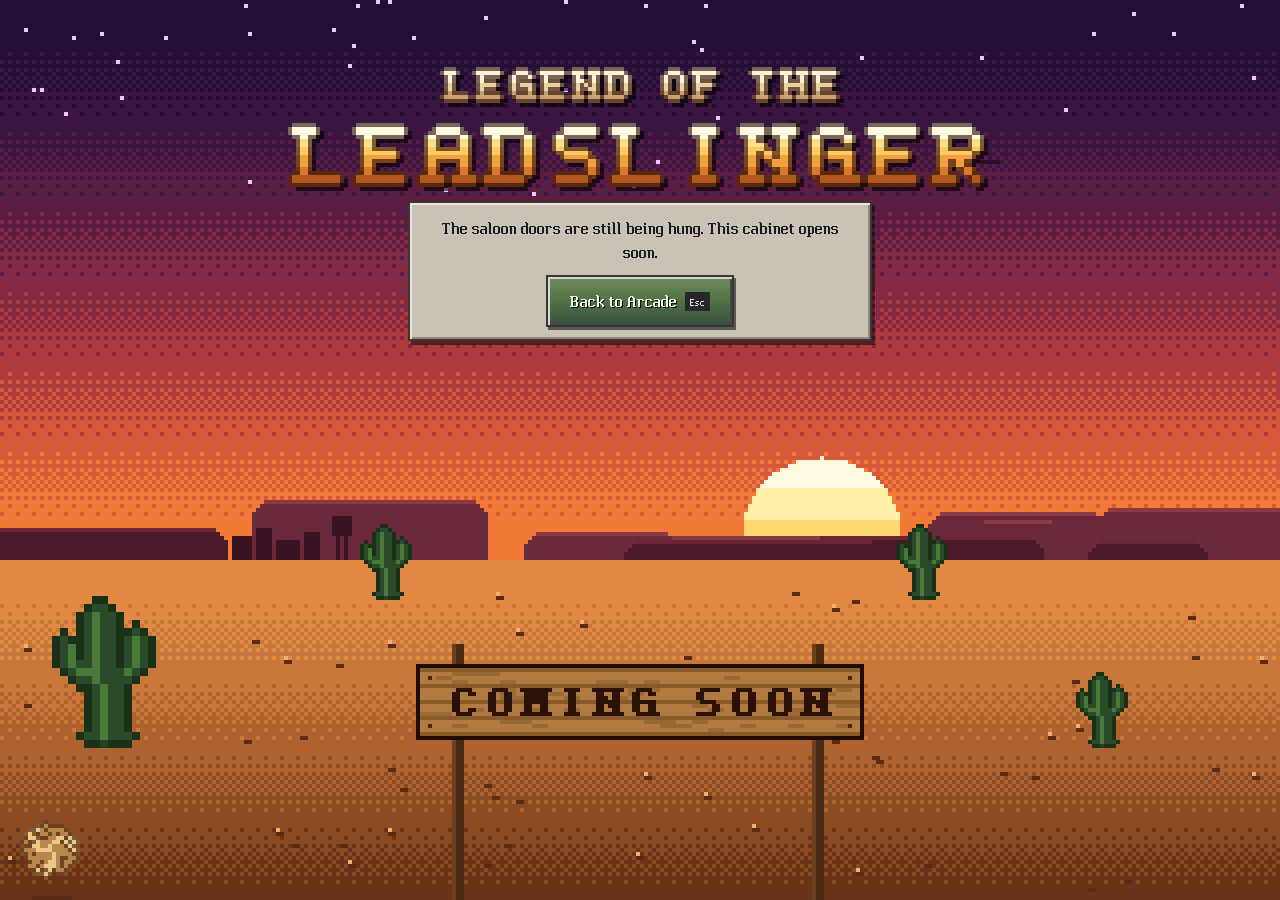
<file: games/leadslinger/index.html>
<!doctype html>
<html lang="en"><head>
<meta charset="utf-8"><meta name="viewport" content="width=device-width,initial-scale=1,viewport-fit=cover">
<title>Legend of the LeadSlinger</title>
<link rel="stylesheet" href="../../shared/arcade.css">
<script src="../../shared/games.js"></script>
<script src="../../shared/profile.js"></script>
<script src="../../shared/pixel.js"></script>
<style>
/* ===== LEGEND OF THE LEADSLINGER: a "Coming soon" page for now. A desert at sundown drawn on one pixel canvas behind the
   page, the title in hand-built Western slab letters, and the way back to the Arcade. ===== */
html,body{height:100%}
body{position:relative;overflow:hidden;display:flex;flex-direction:column;align-items:center;justify-content:flex-start;background:#241034}
#sky{position:absolute;left:0;top:0;z-index:0}
.top{position:relative;z-index:1;display:flex;flex-direction:column;align-items:center;gap:12px;margin-top:clamp(18px,7vh,80px);padding:0 16px;text-align:center}
#title{display:block}
.note{width:min(460px,100%);text-align:center}
.note p{margin:0 0 12px}
</style>
</head><body>
<canvas id="sky" class="px" aria-hidden="true"></canvas>
<div class="top">
 <h1 class="sr-only">Legend of the LeadSlinger: coming soon</h1>
 <canvas id="title" class="px" aria-hidden="true"></canvas>
 <div class="note px-panel"><p>The saloon doors are still being hung. This cabinet opens soon.</p><a class="px-btn go" id="back" href="../../index.html">Back to Arcade <span class="px-k">Esc</span></a></div>
</div>
<script>
/* The game's own save, reserved: it will live under this key and never share the Arcade's or another game's.
   Nothing is written until there is something to keep. */
const KEY='leadslinger_v1';
function load(){try{return JSON.parse(localStorage.getItem(KEY))||null}catch(e){return null}}
function save(state){try{localStorage.setItem(KEY,JSON.stringify(state))}catch(e){}}
(()=>{'use strict';
const A=window.Arcade,R=document.documentElement,d=()=>devicePixelRatio||1,T0=performance.now();
// the shared settings: theme for the panel, reduced motion for the tumbleweed (opened on its own, the system's choice)
const RM=()=>{try{return A&&A.profile.exists()?A.settings.motionReduced():matchMedia('(prefers-reduced-motion: reduce)').matches}catch(e){return false}};
function look(){try{R.dataset.theme=A&&A.profile.exists()?A.settings.theme():'dark'}catch(e){}R.classList.toggle('rm',RM())}
look();try{A.onChange(look)}catch(e){}
const rect=(g,x,y,w,h,c)=>{g.fillStyle=c;g.fillRect(x,y,w,h)};let K=3,base=null,fr=null,fg=null,W=0,Hh=0,hz=0;
const SAG=Px.sprite(['....gg.....','...gGgg....','...gGgg....','...gGgg..g.','g..gGgg.gGg','gG.gGgg.gGg','gG.gGgg.gGg','gGggGgg.gGg','.gGGGgggGg.','..ggGgggg..','....gGgg...','....gGgg...','....gGgg...','....gGgg...','....gGgg...','....gGgg...','...ggGggg..'],{g:'#2a4a2a',G:'#4a7a3a'},'#10200c');
const WEED=[0,1,2,3].map(f=>{const[c,g]=Px.canvas(15,15);for(let a=0;a<9;a++){const an=a*.7+f*.4;for(let r=0;r<7;r+=.5){const x=7+Math.round(Math.cos(an+r*.9)*r),y=7+Math.round(Math.sin(an+r*.9)*r*.92);g.fillStyle=(a+Math.round(r))%3?'#b8864a':'#ecc888';g.fillRect(x,y,1,1)}}return Px.outline(c,'#3a1a08')});
function bake(){K=Math.max(1,Math.round(Math.min(innerHeight*d()/230,innerWidth*d()/200)));W=Math.ceil(innerWidth*d()/K);Hh=Math.ceil(innerHeight*d()/K);hz=Math.round(Hh*.62);
 const[c,g]=Px.canvas(W,Hh),SK=['#241034','#3a1640','#5a1e44','#822a44','#ae3c3e','#d8583a','#f07a36'];
 for(let y=0;y<hz;y++)for(let x=0;x<W;x++)rect(g,x,y,1,1,SK[Math.max(0,Math.min(6,Math.floor(y/hz*7+Px.dith(x,y)*.9)))]);
 for(let i=0;i<40;i++){const y=Math.floor(Math.pow(Px.hash(i,2),2)*hz*.35);rect(g,Math.floor(Px.hash(i,1)*W),y,1,1,'#e8c8ff')}
 // a low sun, banded at its foot, sinking behind the mesas
 const sx=Math.round(W*.64),sy=hz-6,sr=Math.max(14,Math.round(Hh*.09));for(let y=-sr;y<=sr;y++){if(y>sr*.15&&y%3!==0)continue;for(let x=-sr;x<=sr;x++){if(Math.hypot(x,y)>sr)continue;rect(g,sx+x,sy+y,1,1,y<-sr*.6?'#fffbe0':y<-sr*.2?'#fff0a8':y<sr*.2?'#ffd870':'#ffb850')}}
 const mesa=(x0,w,h,c,cap)=>{for(let x=0;x<w;x++){const e=Math.min(x,w-1-x),hh=e<3?Math.max(1,h-3+e):h;rect(g,x0+x,hz-hh,1,hh,c);if(cap&&e>=3)rect(g,x0+x,hz-hh,1,1,cap)}};
 for(let i=0;i<7;i++){const w=20+Math.floor(Px.hash(i,9)*50),x=Math.floor(Px.hash(i,8)*W)-10,h=6+Math.floor(Px.hash(i,7)*10);mesa(x,w,h,'#6a2a3c','#8a3a44')}
 for(let i=0;i<4;i++){const w=30+Math.floor(Px.hash(i,19)*40),x=Math.floor(Px.hash(i,18)*W)-10,h=4+Math.floor(Px.hash(i,17)*6);mesa(x,w,h,'#4a1a2a','#6a2434')}
 // a far-off town: false fronts and a water tower
 {const tx=Math.round(W*.18);[[0,5,6],[6,4,8],[11,6,5],[18,4,7]].forEach(([x,w,h])=>rect(g,tx+x,hz-h,w,h,'#3a1424'));rect(g,tx+25,hz-11,5,5,'#3a1424');rect(g,tx+26,hz-6,1,6,'#3a1424');rect(g,tx+28,hz-6,1,6,'#3a1424')}
 for(let y=hz;y<Hh;y++){const t=(y-hz)/(Hh-hz);for(let x=0;x<W;x++)rect(g,x,y,1,1,['#e08a44','#c8783a','#ae6230','#8a4a22','#6a3418'][Math.max(0,Math.min(4,Math.floor(t*4.6+Px.dith(x,y)*.9)))])}
 for(let i=0;i<Math.floor(W/6);i++){const x=Math.floor(Px.hash(i,31)*W),y=hz+3+Math.floor(Px.hash(i,32)*(Hh-hz-4));rect(g,x,y,2,1,'#5a2a14');if(Px.hash(i,33)>.6)rect(g,x,y-1,1,1,'#f0b070')}
 // saguaros, the near ones taller
 [[.08,1.6],[.86,1.3],[.3,.8],[.72,.7]].forEach(([fx,s])=>{const k=Math.max(1,Math.round(s*Hh/200)),w=SAG.width*k,h=SAG.height*k,x=Math.round(W*fx-w/2),y=hz+Math.round((Hh-hz)*(s>1?.55:.12))-h;g.drawImage(SAG,x,y,w,h)});
 // the sign: a weathered plank on a post, COMING SOON burned in
 {const t=Px.text('COMING SOON',{face:'slab',ramp:['#2a1206'],bold:true}),pw=t.width+14,ph=t.height+10,px=Math.round(W*.5-pw/2),py=hz+Math.round((Hh-hz)*.32);
  rect(g,px+pw-12,py-6,3,Hh,'#4a2a12');rect(g,px+pw-12,py-6,1,Hh,'#6a4020');rect(g,px+8,py-6,3,Hh,'#4a2a12');rect(g,px+8,py-6,1,Hh,'#6a4020');
  rect(g,px-1,py-1,pw+2,ph+2,'#1e0c04');for(let y=0;y<ph;y++)for(let x=0;x<pw;x++)rect(g,px+x,py+y,1,1,y%4===0?'#8a5a2a':Px.hash(x>>2,y)>.85?'#9a6a36':'#b07a40');
  [[2,2],[pw-3,2],[2,ph-3],[pw-3,ph-3]].forEach(([x,y])=>rect(g,px+x,py+y,1,1,'#3a2a1a'));g.drawImage(t,px+7,py+5)}
 base=c;[fr,fg]=Px.canvas(W,Hh)}
function draw(){if(!base)return;const t=RM()?0:(performance.now()-T0)/1000;fg.clearRect(0,0,W,Hh);fg.drawImage(base,0,0);
 // a tumbleweed rolling along the foreground, hopping over the ruts
 const y0=Hh-Math.round((Hh-hz)*.18),X=((t*14)%(W+40))-20,hop=Math.abs(Math.sin(t*2.4))*5,f=Math.floor(t*6)%4;rect(fg,Math.round(X)+3,y0+14,10,1,'#5a2a14');fg.drawImage(WEED[f],Math.round(X),Math.round(y0-hop));
 // two vultures wheeling high
 if(!RM())for(let i=0;i<2;i++){const a=t*.4+i*3,x=Math.round(W*.7+Math.cos(a)*30),y=Math.round(hz*.25+Math.sin(a)*8),w=Math.sin(t*3+i)>0;rect(fg,x-2,y+(w?-1:0),2,1,'#2a1020');rect(fg,x,y,1,1,'#2a1020');rect(fg,x+1,y+(w?-1:0),2,1,'#2a1020')}
 Px.show($sky,fr,K)}
const $sky=document.getElementById('sky');
function title(){const a=Px.text('LEGEND OF THE',{face:'slab',ramp:['#fff4d8','#e8d0a0','#c8a070'],ink:'#2a0c04',shadow:'#000000'}),b=Px.text('LEADSLINGER',{face:'slab',scale:2,ramp:['#fffbe0','#ffe08a','#ffc860','#f0a040','#d8782a','#b0581e'],ink:'#2a0c04',shadow:'#000000'});
 const[c,g]=Px.canvas(Math.max(a.width,b.width),a.height+b.height+3);g.drawImage(a,Math.round((c.width-a.width)/2),0);g.drawImage(b,Math.round((c.width-b.width)/2),a.height+3);
 const k=Math.max(1,Math.min(Math.floor((innerWidth-32)*d()/c.width),Math.round(4*d())));Px.show(document.getElementById('title'),c,k)}
function all(){bake();title();draw()}
all();addEventListener('resize',()=>{clearTimeout(all.t);all.t=setTimeout(all,80)});
let last=0;(function loop(ms){requestAnimationFrame(loop);if(RM()||ms-last<80)return;last=ms;draw()})(0);
// Esc, or a controller's B, goes back to the Arcade
addEventListener('keydown',e=>{if(e.key==='Escape')location.href='../../index.html'});
(function pad(){try{const p=[...(navigator.getGamepads?navigator.getGamepads():[])].find(Boolean);if(p&&p.buttons[1]&&p.buttons[1].pressed)return location.href='../../index.html'}catch(e){}requestAnimationFrame(pad)})();
})();
</script>
</body></html>
</file>
<file: shared/arcade.css>
/* =====================================================================================================================
   THE ARCADE: the shared look. Fonts, the palette (dark and light) and the stone-and-pixel UI every page builds from:
   buttons, panels, dialogs, switches, a slider and a text field. Pages add only their own art and layout.
   Fonts: Waystone and Waystone Small are DialBound's hand-built pixel faces (fonts/); Jacquard is its gilded title face.
   ===================================================================================================================== */
@import url('https://fonts.googleapis.com/css2?family=Jacquard+12&family=Jacquard+24&display=swap');
@font-face{font-family:'Waystone';src:url('fonts/waystone.ttf') format('truetype');font-display:block}
@font-face{font-family:'Waystone Small';src:url('fonts/waystone_small.ttf') format('truetype');font-display:block}

:root{--bg:#0c0a10;--ink:#e6e3da;--mute:#a9abb4;--gold:#f0c04a;--gold-d:#8a6420;--warn:#e0503a;
 --panel:#1c1d24;--panel-hi:#30323b;--panel-lo:#0a0b0f;--edge:#050608;--field:#101116;
 --btn-t:#15161a;--btn-a:#a1a1a0;--btn-b:#898989;--btn-c:#747579;--btn-hi:#d6d4ce;--btn-lo:#45474e;
 --on-a:#6e8f5c;--on-b:#4f6e45;--on-c:#38523d;--on-t:#eef5e2;
 --fs:21px;--fs-s:14px;color-scheme:dark}
html[data-theme=light]{--bg:#d8d2c4;--ink:#1d1b20;--mute:#4f4d55;--gold:#9a6a10;--gold-d:#6a4808;
 --panel:#c9c3b6;--panel-hi:#ece6d8;--panel-lo:#8f897d;--edge:#3a3630;--field:#ece6d8;color-scheme:light}
*{box-sizing:border-box}
html{background:var(--bg)}
body{margin:0;color:var(--ink);font:400 var(--fs)/1.15 'Waystone',monospace;-webkit-font-smoothing:none;font-synthesis:none}
button,input{font:inherit;color:inherit}
canvas.px,img.px{image-rendering:pixelated;image-rendering:crisp-edges}
.px-small{font-family:'Waystone Small','Waystone',monospace;font-size:var(--fs-s);line-height:1.25}
.px-mute{color:var(--mute)}
.sr-only{position:absolute!important;width:1px;height:1px;margin:-1px;overflow:hidden;clip:rect(0 0 0 0);white-space:nowrap}

/* a stone button: grey granite, lit from the top left, a hard dark rim; a chosen one turns moss green */
.px-btn{text-decoration:none;display:inline-flex;align-items:center;justify-content:center;gap:8px;min-height:40px;padding:4px 14px 3px;border:0;border-radius:0;cursor:pointer;
 color:var(--btn-t);text-shadow:1px 1px 0 rgba(214,212,206,.6);background:linear-gradient(180deg,var(--btn-a),var(--btn-b) 55%,var(--btn-c));
 box-shadow:inset 2px 2px 0 var(--btn-hi),inset -2px -2px 0 var(--btn-lo),0 0 0 2px var(--edge),2px 3px 0 2px rgba(2,3,6,.55)}
.px-btn:hover{filter:brightness(1.08)}
.px-btn:active{transform:translate(1px,1px);box-shadow:inset 2px 2px 0 var(--btn-lo),inset -2px -2px 0 var(--btn-hi),0 0 0 2px var(--edge)}
.px-btn.on,.px-btn.go{color:var(--on-t);text-shadow:1px 1px 0 #0b140c;background:linear-gradient(180deg,var(--on-a),var(--on-b) 55%,var(--on-c))}
.px-btn.go{min-height:48px;padding-left:22px;padding-right:22px}
.px-btn:disabled{cursor:default;filter:grayscale(.6) brightness(.8);transform:none}
.px-btn .px-k{font-family:'Waystone Small','Waystone',monospace;font-size:var(--fs-s);padding:2px 5px 1px;color:#e6e3da;background:#26282d;text-shadow:none}
:focus-visible{outline:3px solid var(--gold);outline-offset:3px}

/* a slab: a dark (or, in the light theme, pale) stone panel with a bevelled rim */
.px-panel{position:relative;padding:14px 16px;background:var(--panel);
 box-shadow:inset 2px 2px 0 var(--panel-hi),inset -2px -2px 0 var(--panel-lo),0 0 0 2px var(--edge),3px 4px 0 2px rgba(2,3,6,.5)}
.px-h{margin:0 0 8px;font-size:var(--fs);font-weight:400;color:var(--gold);text-shadow:1px 1px 0 #000;letter-spacing:1px;text-transform:uppercase}
html[data-theme=light] .px-h{text-shadow:none}

/* dialogs: a dimmed hall behind a slab */
.px-dialog{position:fixed;inset:0;z-index:50;display:flex;align-items:center;justify-content:center;padding:16px;background:rgba(5,4,10,.62)}
.px-dialog[hidden]{display:none}
.px-dialog .px-panel{width:min(460px,100%);max-height:calc(100vh - 32px);overflow:auto}
.px-row{display:grid;grid-template-columns:minmax(0,1fr) auto;align-items:center;gap:8px 14px;padding:9px 0;border-top:1px solid var(--panel-hi)}
.px-row:first-of-type{border-top:0}
.px-actions{display:flex;flex-wrap:wrap;gap:10px;justify-content:flex-end;margin-top:14px}

/* a segmented switch (On/Off, or three choices) */
.px-seg{display:inline-flex;gap:6px}
.px-seg .px-btn{min-height:36px;padding:3px 10px 2px;font-size:var(--fs-s);font-family:'Waystone Small','Waystone',monospace}
/* a slider: a carved groove and a stone thumb */
.px-range{-webkit-appearance:none;appearance:none;width:160px;height:24px;background:transparent;cursor:pointer}
.px-range::-webkit-slider-runnable-track{height:8px;background:var(--field);box-shadow:inset 2px 2px 0 var(--edge),inset -1px -1px 0 var(--panel-hi)}
.px-range::-moz-range-track{height:8px;background:var(--field);box-shadow:inset 2px 2px 0 var(--edge),inset -1px -1px 0 var(--panel-hi)}
.px-range::-webkit-slider-thumb{-webkit-appearance:none;width:16px;height:22px;margin-top:-7px;background:linear-gradient(180deg,var(--btn-a),var(--btn-c));box-shadow:inset 2px 2px 0 var(--btn-hi),inset -2px -2px 0 var(--btn-lo),0 0 0 2px var(--edge)}
.px-range::-moz-range-thumb{width:16px;height:22px;border:0;border-radius:0;background:linear-gradient(180deg,var(--btn-a),var(--btn-c));box-shadow:inset 2px 2px 0 var(--btn-hi),inset -2px -2px 0 var(--btn-lo),0 0 0 2px var(--edge)}
/* a text field carved into the stone */
.px-input{width:100%;min-height:40px;padding:6px 10px 4px;border:0;border-radius:0;background:var(--field);color:var(--ink);box-shadow:inset 2px 2px 0 var(--edge),inset -2px -2px 0 var(--panel-hi)}

/* reduced motion (the shared setting, or the system's): nothing slides, fades or blinks */
html.rm *,html.rm *::before,html.rm *::after{animation:none!important;transition:none!important}
@media (max-width:560px){:root{--fs:19px}.px-row{grid-template-columns:minmax(0,1fr)}.px-seg{flex-wrap:wrap}}
</file>
